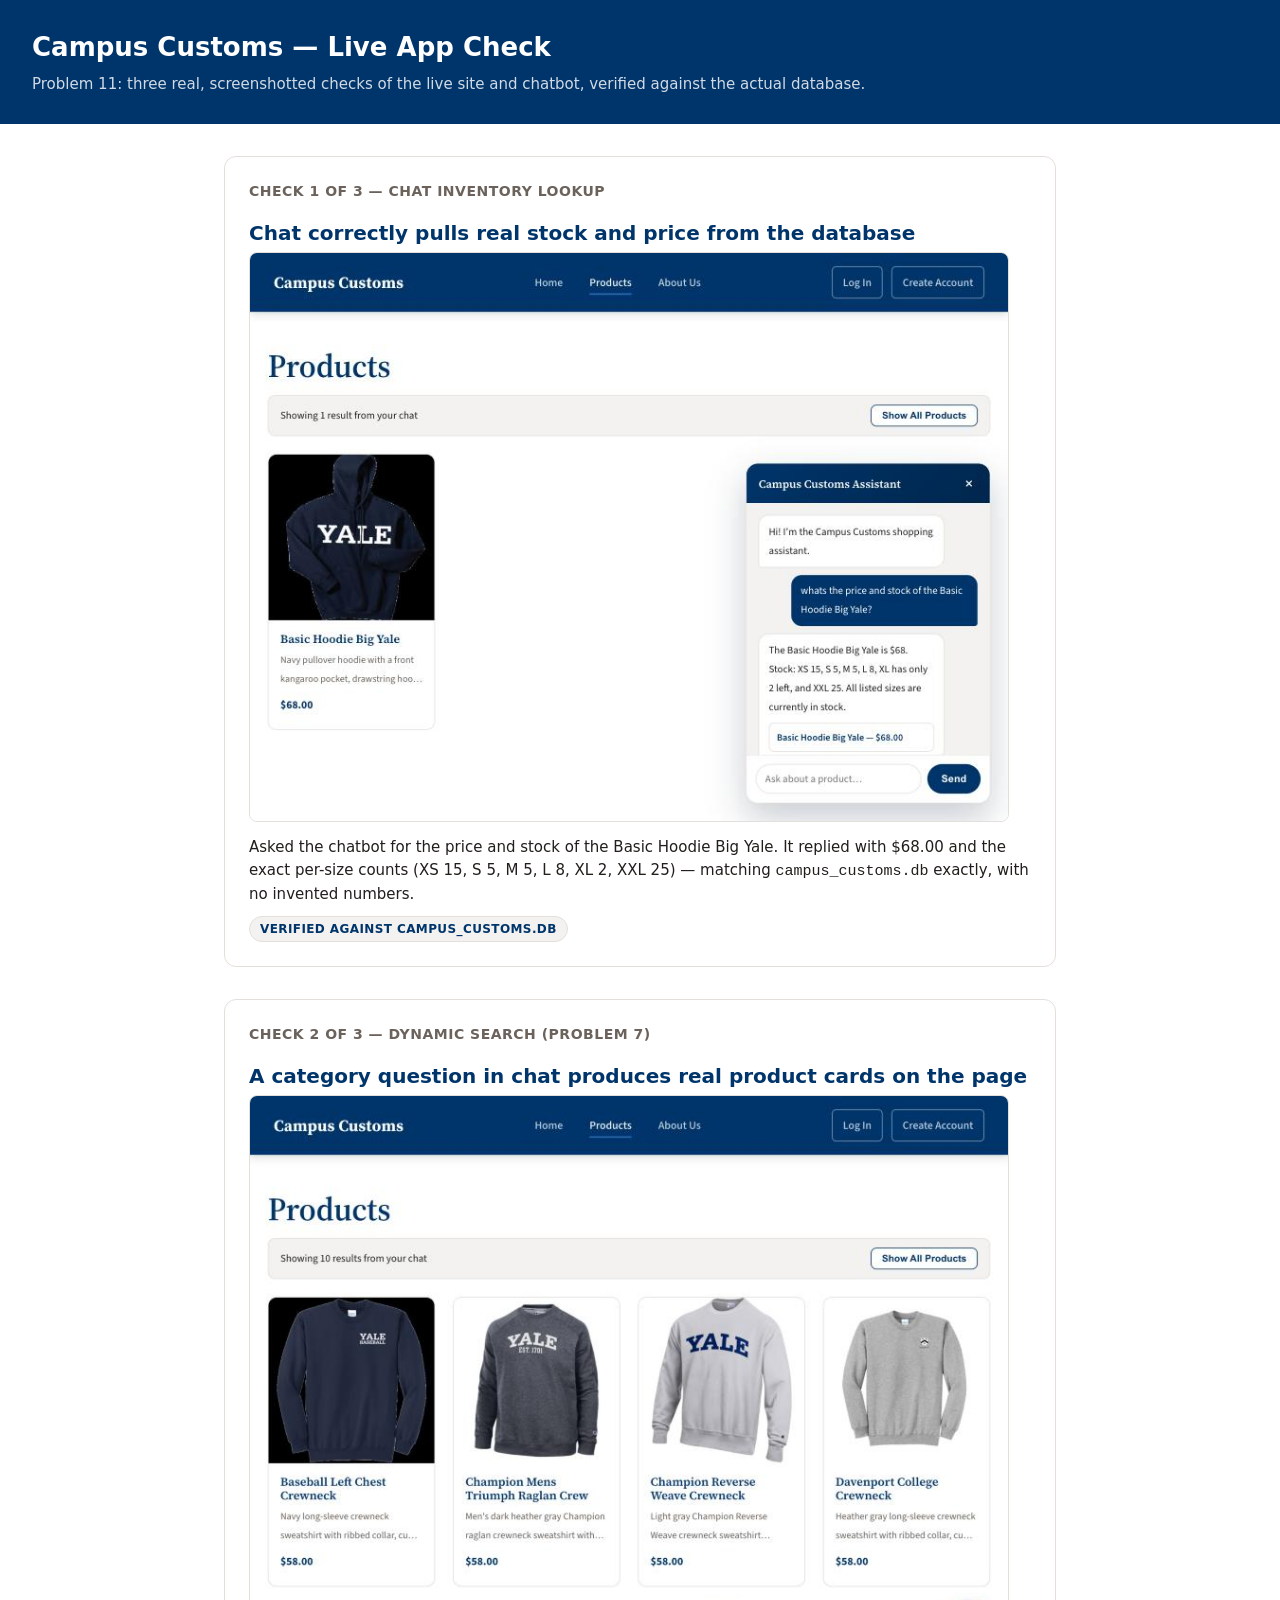
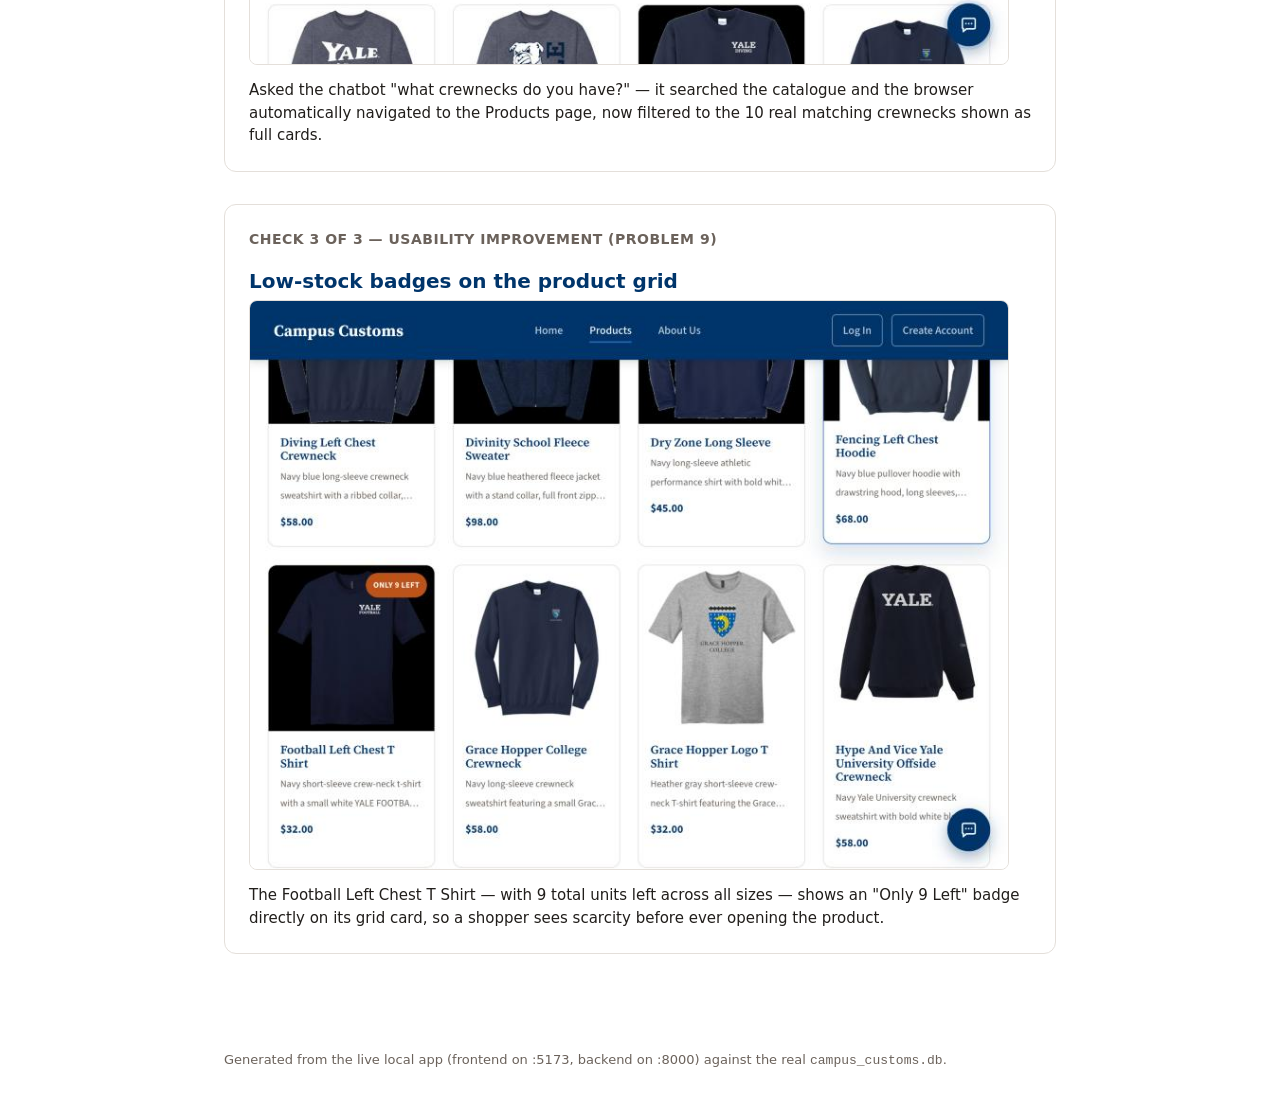
<file: output/app_check.html>
<!doctype html>
<html lang="en">
<head>
<meta charset="UTF-8" />
<title>Campus Customs — App Check (Problem 11)</title>
<style>
  :root {
    --yale-blue: #00356b;
    --yale-blue-bright: #286dc0;
    --yale-gray: #978d85;
    --border: #e4dfda;
    --text: #211e1b;
    --text-muted: #6b625b;
    --card-bg: #f4f2f0;
  }
  * { box-sizing: border-box; }
  body {
    margin: 0;
    font: 16px/1.5 'Segoe UI', system-ui, Roboto, sans-serif;
    color: var(--text);
    background: #fff;
  }
  header {
    background: var(--yale-blue);
    color: #fff;
    padding: 28px 32px;
  }
  header h1 {
    margin: 0 0 6px;
    font-size: 26px;
  }
  header p {
    margin: 0;
    color: rgba(255, 255, 255, 0.82);
    font-size: 15px;
  }
  main {
    max-width: 880px;
    margin: 0 auto;
    padding: 32px 24px 64px;
  }
  .check {
    border: 1px solid var(--border);
    border-radius: 12px;
    padding: 24px;
    margin-bottom: 32px;
    background: #fff;
  }
  .check h2 {
    margin: 0 0 4px;
    color: var(--yale-blue);
    font-size: 20px;
  }
  .check .subtitle {
    margin: 0 0 16px;
    color: var(--text-muted);
    font-size: 14px;
    font-weight: 600;
    text-transform: uppercase;
    letter-spacing: 0.5px;
  }
  .check img {
    display: block;
    width: 100%;
    max-width: 760px;
    border: 1px solid var(--border);
    border-radius: 8px;
    margin-bottom: 14px;
  }
  .check p.caption {
    margin: 0;
    font-size: 15px;
    color: var(--text);
  }
  .verified-tag {
    display: inline-block;
    margin-top: 10px;
    padding: 3px 10px;
    border-radius: 999px;
    background: var(--card-bg);
    border: 1px solid var(--border);
    color: var(--yale-blue);
    font-size: 12px;
    font-weight: 700;
    text-transform: uppercase;
    letter-spacing: 0.4px;
  }
  footer {
    max-width: 880px;
    margin: 0 auto;
    padding: 0 24px 48px;
    color: var(--text-muted);
    font-size: 13px;
  }
</style>
</head>
<body>

<header>
  <h1>Campus Customs — Live App Check</h1>
  <p>Problem 11: three real, screenshotted checks of the live site and chatbot, verified against the actual database.</p>
</header>

<main>

  <section class="check">
    <p class="subtitle">Check 1 of 3 — Chat Inventory Lookup</p>
    <h2>Chat correctly pulls real stock and price from the database</h2>
    <img src="app_check_images/inventory.jpg" alt="Chat widget answering a stock and price question for the Basic Hoodie Big Yale" />
    <p class="caption">
      Asked the chatbot for the price and stock of the Basic Hoodie Big Yale. It replied with $68.00 and the exact
      per-size counts (XS 15, S 5, M 5, L 8, XL 2, XXL 25) — matching <code>campus_customs.db</code> exactly, with no
      invented numbers.
    </p>
    <span class="verified-tag">Verified against campus_customs.db</span>
  </section>

  <section class="check">
    <p class="subtitle">Check 2 of 3 — Dynamic Search (Problem 7)</p>
    <h2>A category question in chat produces real product cards on the page</h2>
    <img src="app_check_images/search_results.jpg" alt="Products page showing 10 crewneck result cards after asking the chatbot a category question" />
    <p class="caption">
      Asked the chatbot "what crewnecks do you have?" — it searched the catalogue and the browser automatically
      navigated to the Products page, now filtered to the 10 real matching crewnecks shown as full cards.
    </p>
  </section>

  <section class="check">
    <p class="subtitle">Check 3 of 3 — Usability Improvement (Problem 9)</p>
    <h2>Low-stock badges on the product grid</h2>
    <img src="app_check_images/usability_feature.jpg" alt="Product grid card for the Football Left Chest T Shirt showing an Only 9 Left badge" />
    <p class="caption">
      The Football Left Chest T Shirt — with 9 total units left across all sizes — shows an "Only 9 Left" badge
      directly on its grid card, so a shopper sees scarcity before ever opening the product.
    </p>
  </section>

</main>

<footer>
  Generated from the live local app (frontend on :5173, backend on :8000) against the real <code>campus_customs.db</code>.
</footer>

</body>
</html>
</file>
